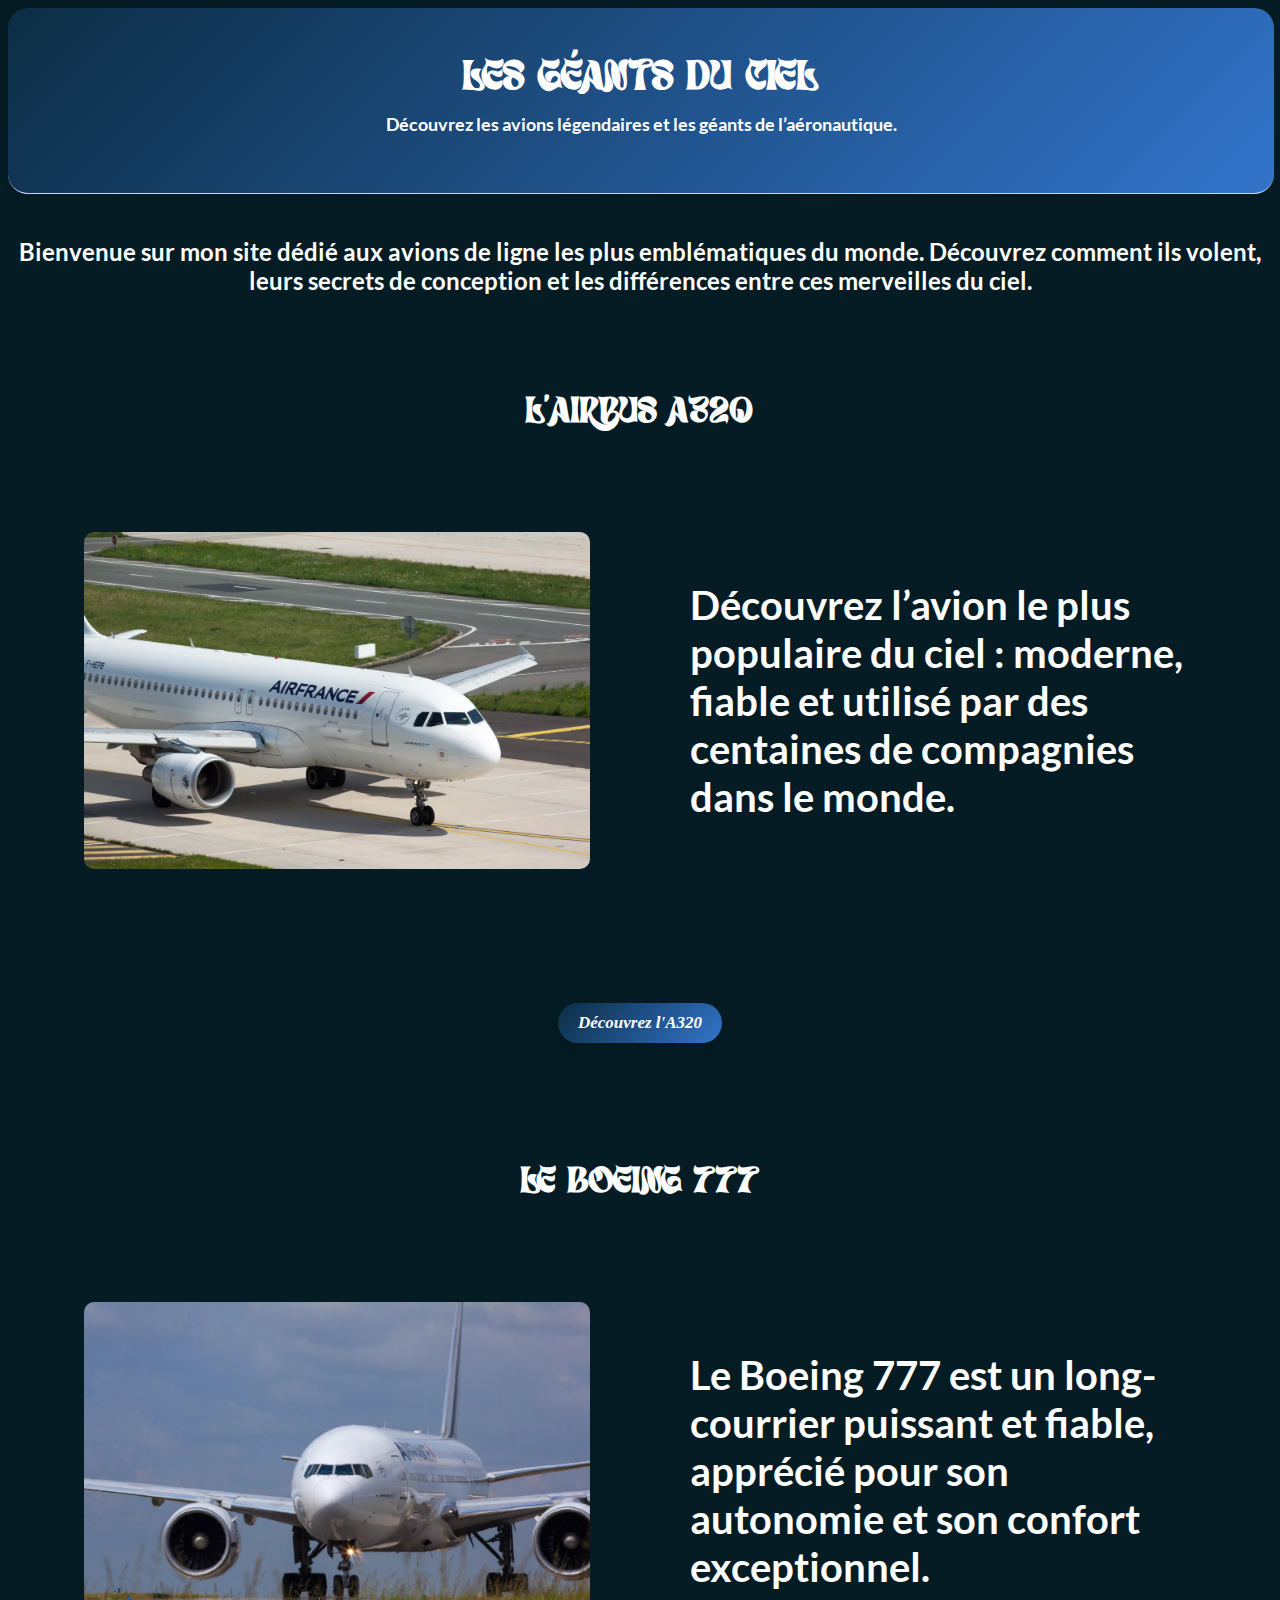
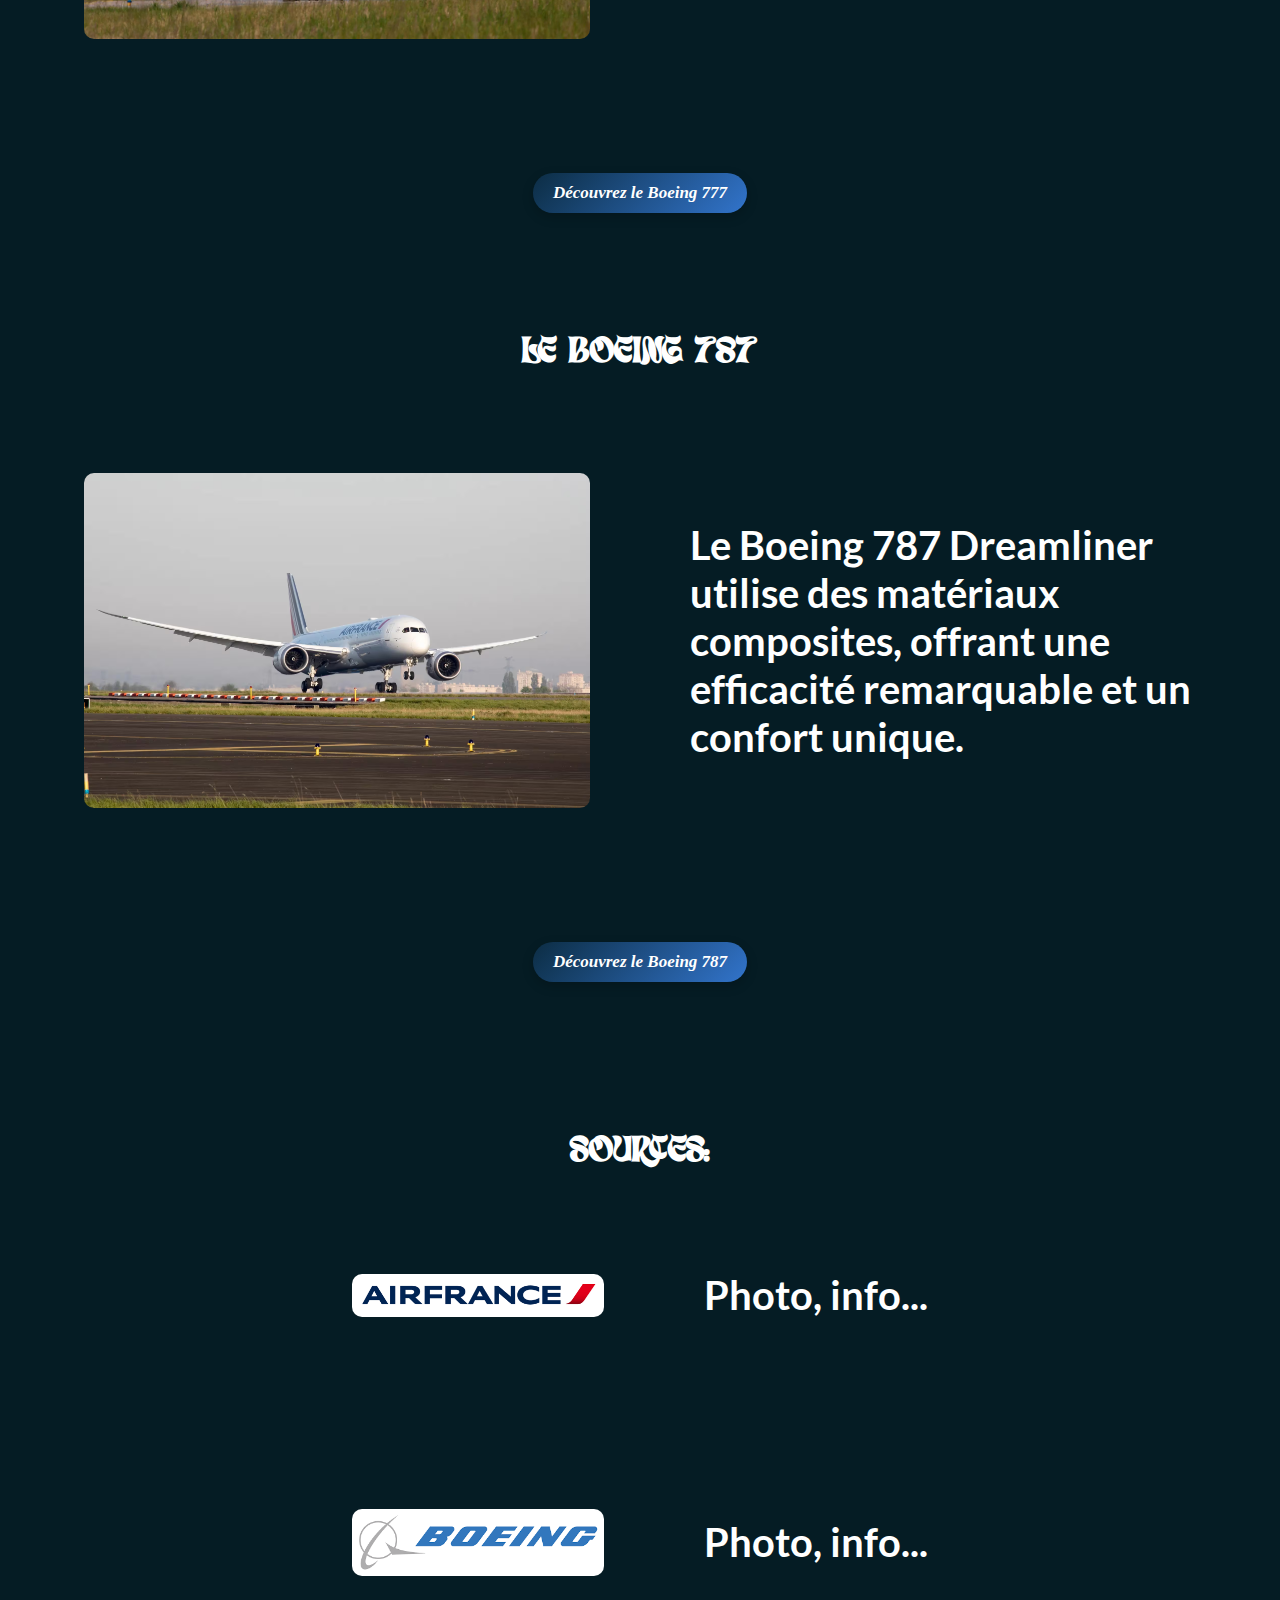
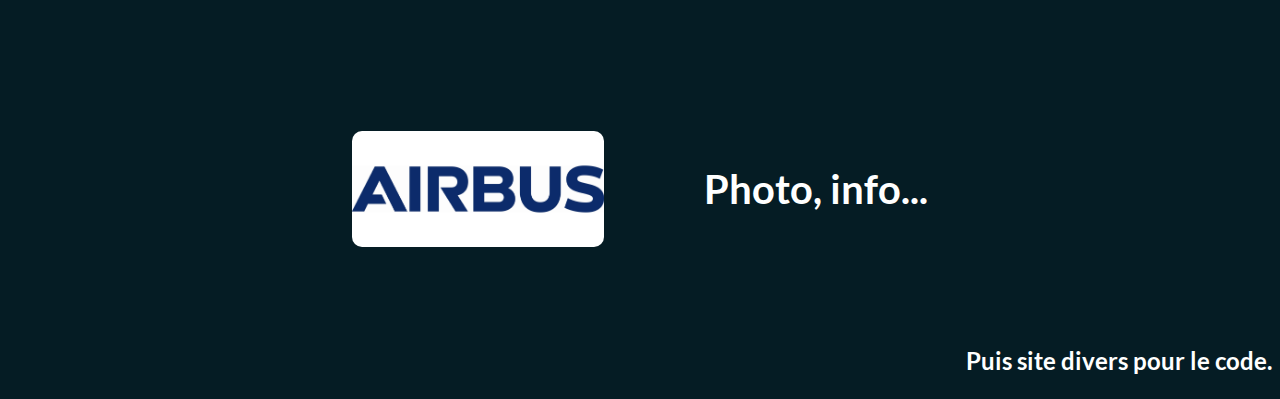
<file: index.html>
<!doctype html>
<html lang="fr">
    <head>
        <meta charset="utf-8">
        <title>Les Géants du Ciel</title>
        <link rel="stylesheet" href="style.css">
    </head>

    <header class="banner">
        <h1 style="color: white;">Les Géants du Ciel</h1>
        <p style="color: white;">Découvrez les avions légendaires et les géants de l’aéronautique.</p>
    </header>

    <body>
        <br>
        <p style="text-align: center;">
            Bienvenue sur mon site dédié aux avions de ligne les plus emblématiques du monde. 
            Découvrez comment ils volent, leurs secrets de conception 
            et les différences entre ces merveilles du ciel.
        </p>
        <br><br>

        <h2>L'Airbus A320</h2>
        <br>
        <div class="bloc_a320">
            <img src="a320v1.avif" class="img_a320v1" alt="avions" height="40%" width="40%" style="border-radius: 10px;">
            <p class="txt_a320">
                Découvrez l’avion le plus populaire du ciel : 
                moderne, fiable et utilisé par des centaines de compagnies dans le monde.
            </p>
        </div>
        <br><br><br><br>

        <div style="text-align: center;">
            <a href="pA320.html" class="btn_a320v1">Découvrez l'A320</a>
        </div>
        <br><br><br><br>

        <h2>Le Boeing 777</h2>
        <br>
        <div class="bloc_a320">
            <img src="b777v1.jpeg" class="img_a320v1" alt="avions" height="40%" width="40%" style="border-radius: 10px;">
            <p class="txt_a320">
                Le Boeing 777 est un long-courrier puissant et fiable,
                apprécié pour son autonomie et son confort exceptionnel.
            </p>
        </div>
        <br><br><br><br>

        <div style="text-align: center;">
            <a href="pB777.html" class="btn_b777v1">Découvrez le Boeing 777</a>
        </div>
        <br><br><br><br>

        <h2>Le Boeing 787</h2>
        <br>
        <div class="bloc_a320">
            <img src="b787v1.avif" class="img_a320v1" alt="avions" height="40%" width="40%" style="border-radius: 10px;">
            <p class="txt_a320">
                Le Boeing 787 Dreamliner utilise des matériaux composites,
                offrant une efficacité remarquable et un confort unique.
            </p>
        </div>
        <br><br><br><br>

        <div style="text-align: center;">
            <a href="pB787.html" class="btn_b787v1">Découvrez le Boeing 787</a>
        </div>
        <br><br><br><br>

        <h5>Sources:</h5>

        <div class="bloc_a320">
            <img src="airfrance_2009_af.jpg" class="img_a320v1" alt="avions" height="20%" width="20%">
            <p class="txt_a320">Photo, info...</p>
        </div>
        <br>

        <div class="bloc_a320">
            <img src="boeing.png" class="img_a320v1" alt="avions" height="20%" width="20%">
            <p class="txt_a320">Photo, info...</p>
        </div>
        <br>

        <div class="bloc_a320">
            <img src="Airbus-logo.jpg" class="img_a320v1" alt="avions" height="20%" width="20%">
            <p class="txt_a320">Photo, info...</p>
        </div>
        <br>

        <p style="text-align: right;">Puis site divers pour le code.</p>
    </body>
</html>
</file>
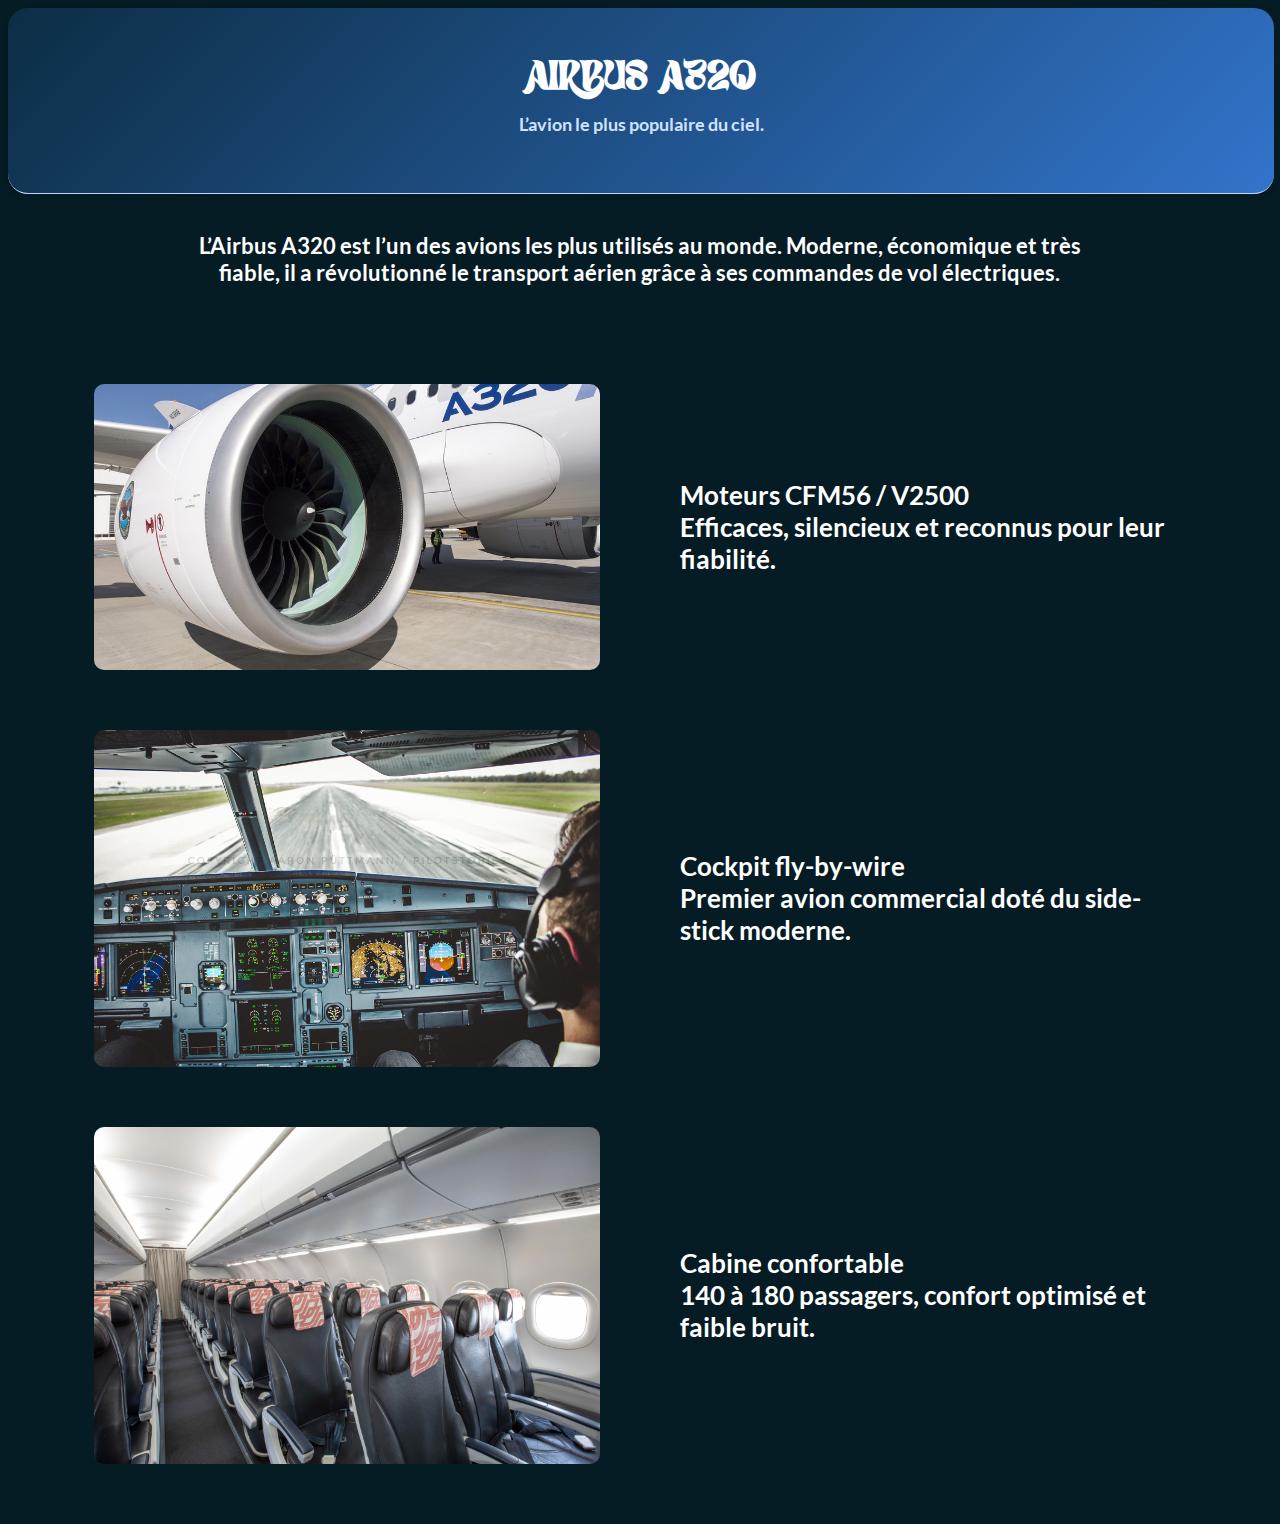
<file: pA320.html>
<!doctype html>
<html lang="fr">
<head>
    <meta charset="utf-8">
    <title>Airbus A320</title>
    <link rel="stylesheet" href="style.css">
</head>

<header class="banner">
    <h1>Airbus A320</h1>
    <p>L’avion le plus populaire du ciel.</p>
</header>

<body>

    <br><br>

    <p class="intro">
        L’Airbus A320 est l’un des avions les plus utilisés au monde. 
        Moderne, économique et très fiable, il a révolutionné le transport aérien
        grâce à ses commandes de vol électriques.
    </p>

    <br><br>

    <div class="bloc">
        <img src="moteur-a320.jpg" class="img" alt="exemple moteur A320">
        <p class="txt">
            <b>Moteurs CFM56 / V2500</b><br>
            Efficaces, silencieux et reconnus pour leur fiabilité.
        </p>
    </div>

    <div class="bloc">
        <img src="cockpit-a320.jpg" class="img" alt="Cockpit A320">
        <p class="txt">
            <b>Cockpit fly-by-wire</b><br>
            Premier avion commercial doté du side-stick moderne.
        </p>
    </div>

    <div class="bloc">
        <img src="cabine-a320.jpg" class="img" alt="Cabine A320">
        <p class="txt">
            <b>Cabine confortable</b><br>
            140 à 180 passagers, confort optimisé et faible bruit.
        </p>
    </div>

</body>
</html>
</file>
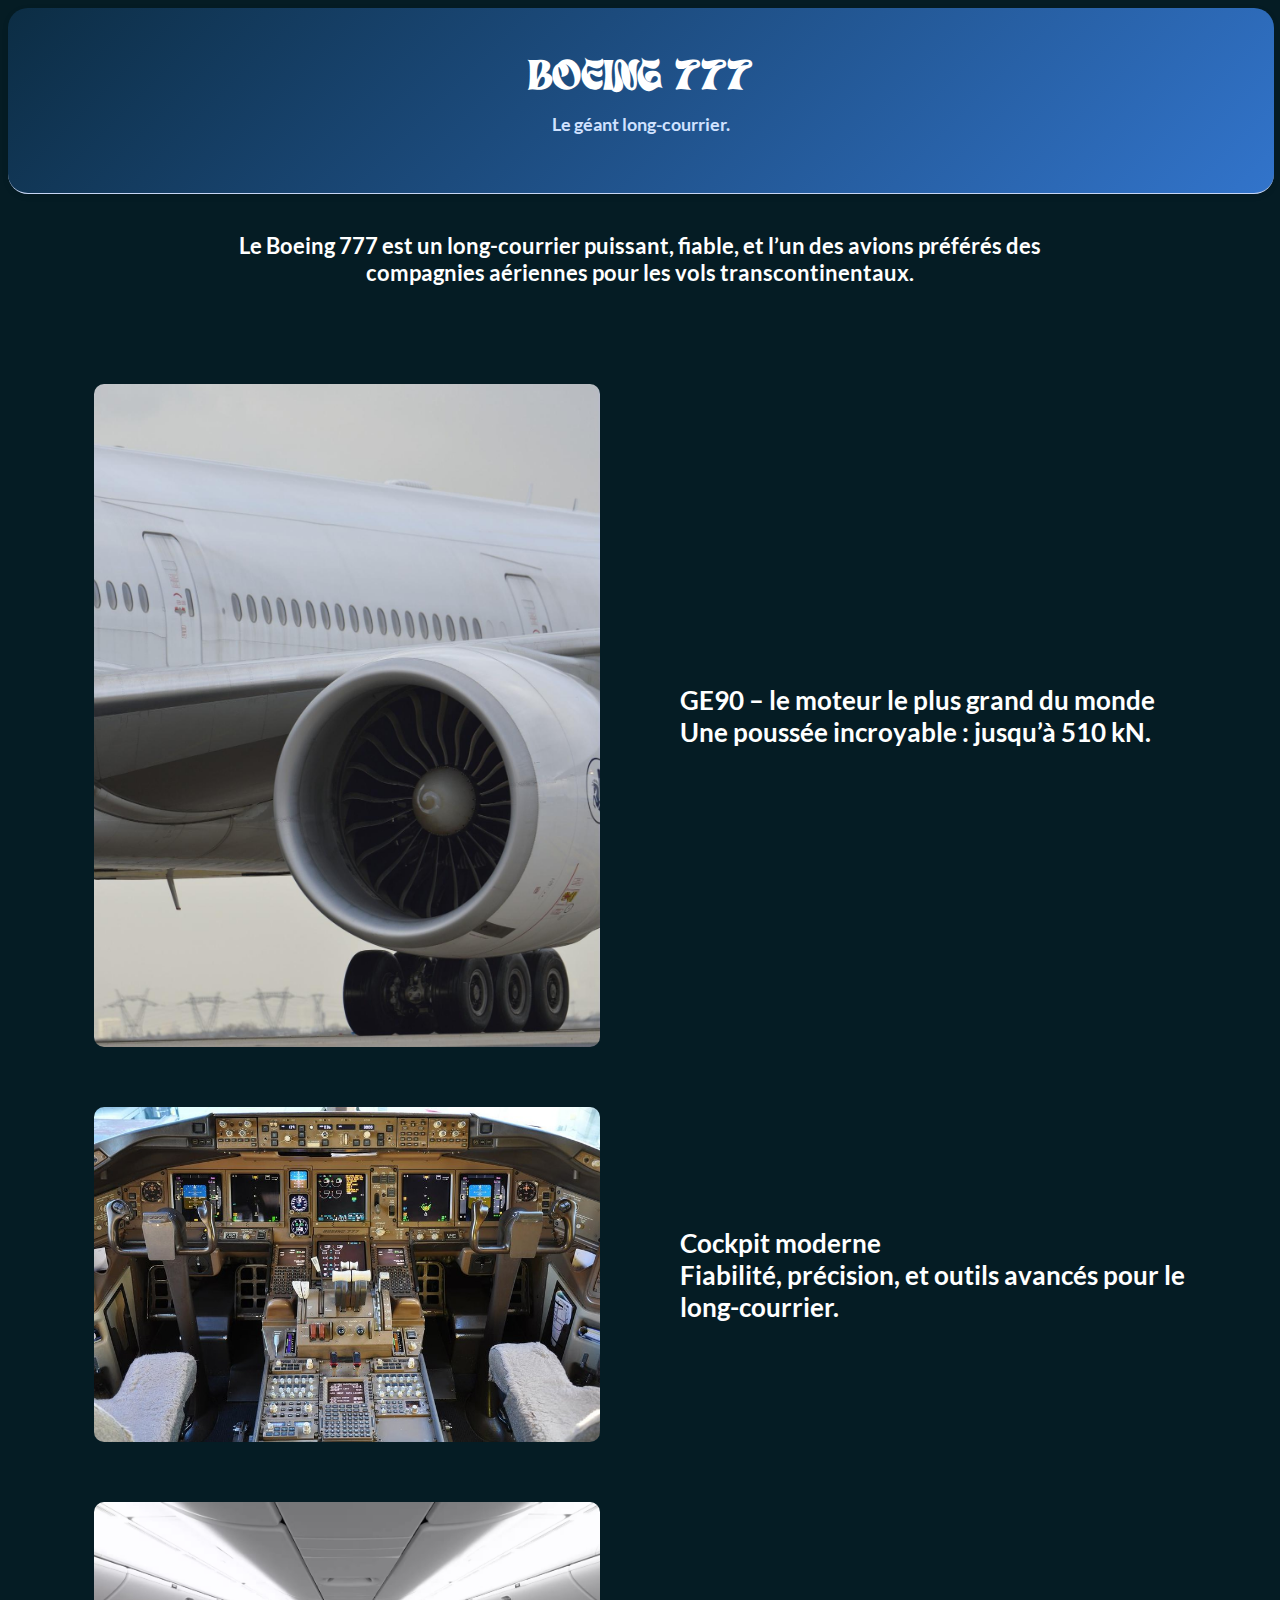
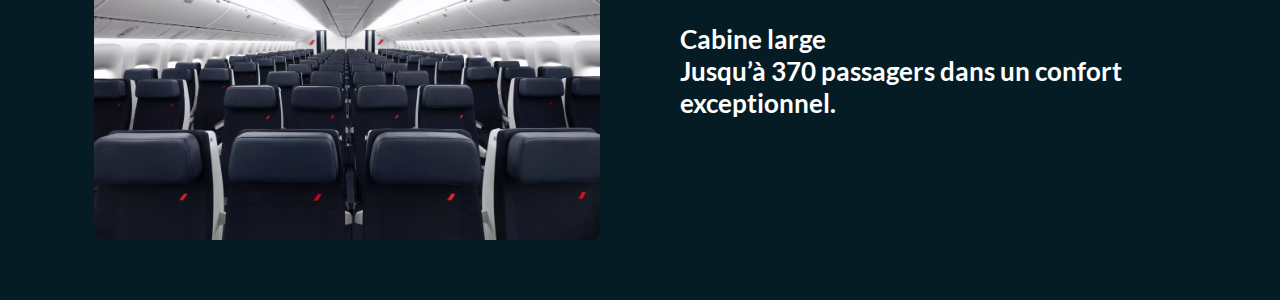
<file: pB777.html>
<!doctype html>
<html lang="fr">
<head>
    <meta charset="utf-8">
    <title>Boeing 777</title>
    <link rel="stylesheet" href="style.css">
</head>

<header class="banner">
    <h1>Boeing 777</h1>
    <p>Le géant long-courrier.</p>
</header>

<body>

    <br><br>

    <p class="intro">
        Le Boeing 777 est un long-courrier puissant, fiable, et l’un des avions préférés
        des compagnies aériennes pour les vols transcontinentaux.
    </p>

    <br><br>

    <div class="bloc">
        <img src="moteur-777.jpg" class="img" alt="moteur 777">
        <p class="txt">
            <b>GE90 – le moteur le plus grand du monde</b><br>
            Une poussée incroyable : jusqu’à 510 kN.
        </p>
    </div>

    <div class="bloc">
        <img src="cockpit-777.png" class="img" alt="cockpit 777">
        <p class="txt">
            <b>Cockpit moderne</b><br>
            Fiabilité, précision, et outils avancés pour le long-courrier.
        </p>
    </div>

    <div class="bloc">
        <img src="cabine-777.avif" class="img" alt="cabine 777">
        <p class="txt">
            <b>Cabine large</b><br>
            Jusqu’à 370 passagers dans un confort exceptionnel.
        </p>
    </div>

</body>
</html>
</file>
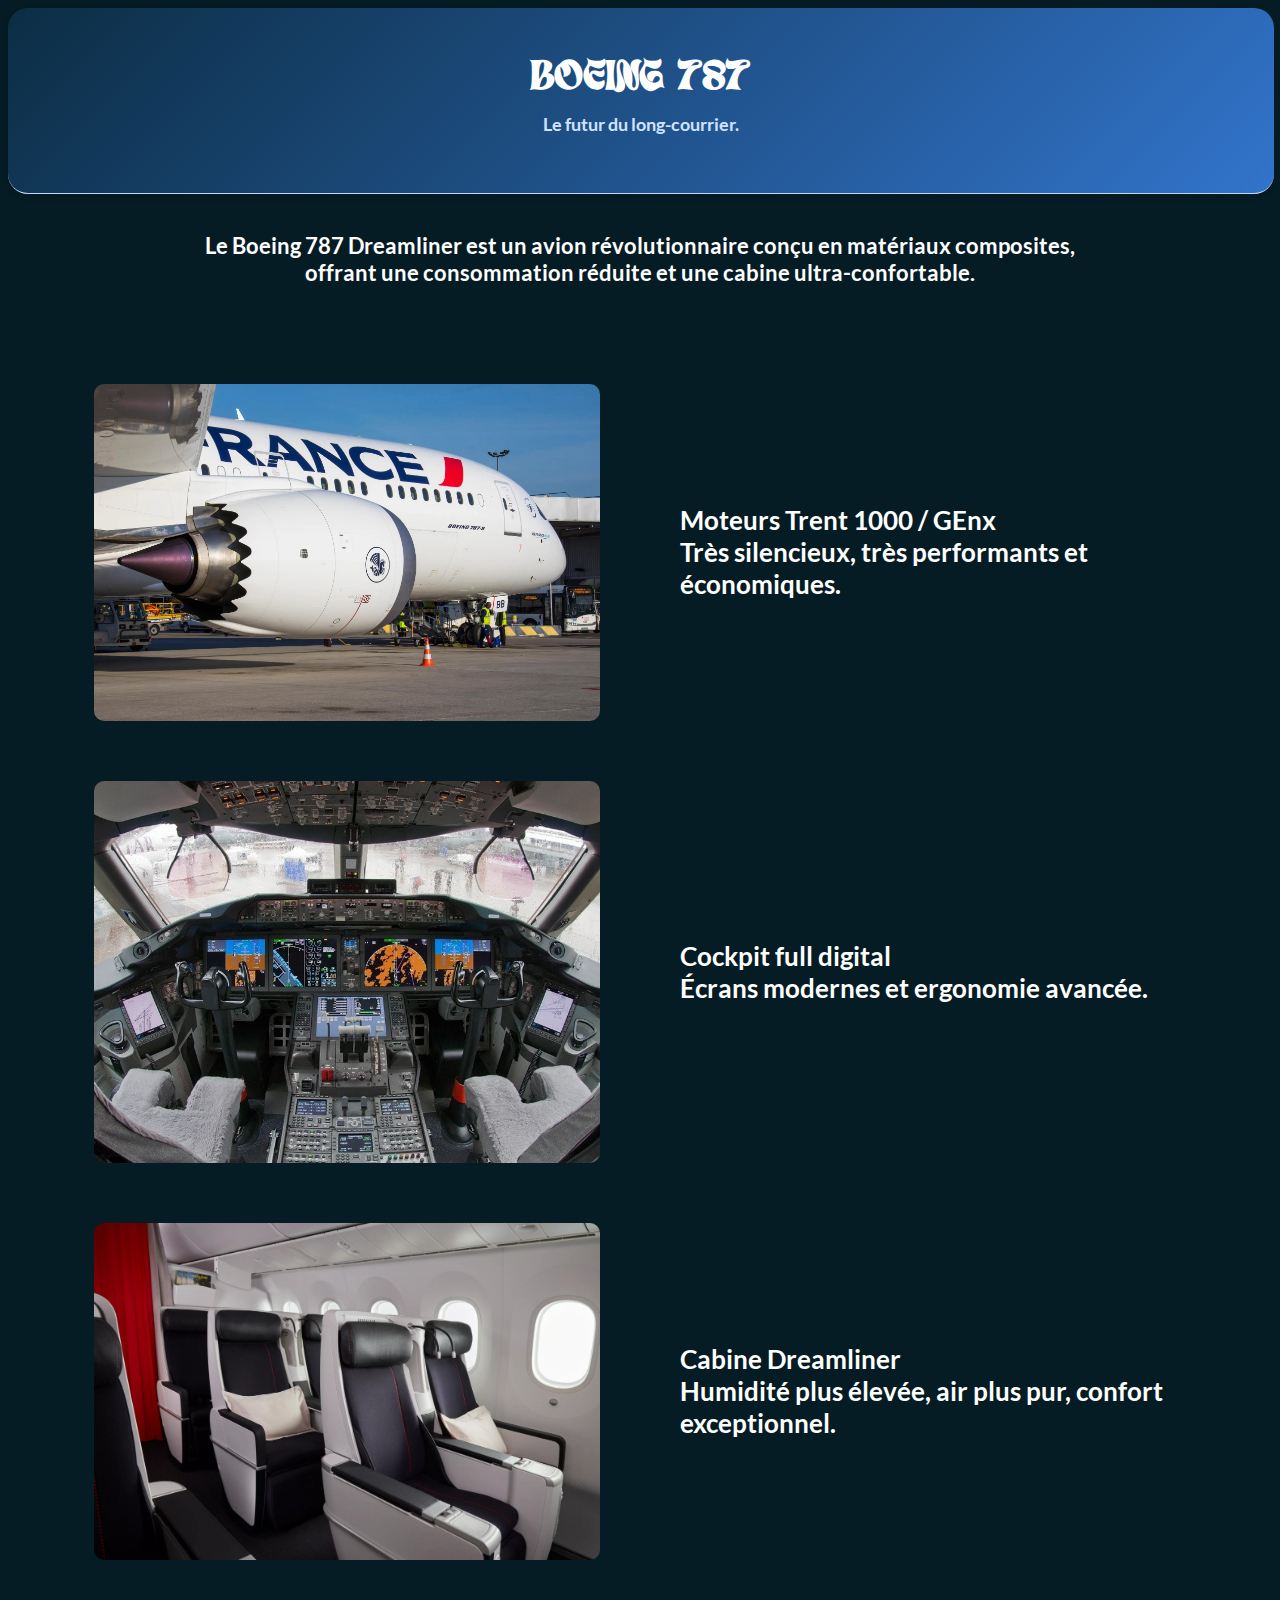
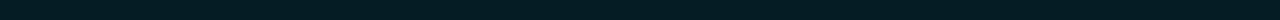
<file: pB787.html>
<!doctype html>
<html lang="fr">
<head>
    <meta charset="utf-8">
    <title>Boeing 787 Dreamliner</title>
    <link rel="stylesheet" href="style.css">
</head>

<header class="banner">
    <h1>Boeing 787</h1>
    <p>Le futur du long-courrier.</p>
</header>

<body>

    <br><br>

    <p class="intro">
        Le Boeing 787 Dreamliner est un avion révolutionnaire conçu en matériaux composites,
        offrant une consommation réduite et une cabine ultra-confortable.
    </p>

    <br><br>

    <div class="bloc">
        <img src="moteur-787.jpeg" class="img" alt="moteur 787">
        <p class="txt">
            <b>Moteurs Trent 1000 / GEnx</b><br>
            Très silencieux, très performants et économiques.
        </p>
    </div>

    <div class="bloc">
        <img src="cockpit-787.jpg" class="img" alt="cockpit 787">
        <p class="txt">
            <b>Cockpit full digital</b><br>
            Écrans modernes et ergonomie avancée.
        </p>
    </div>

    <div class="bloc">
        <img src="cabine-787.jpeg" class="img" alt="cabine 787">
        <p class="txt">
            <b>Cabine Dreamliner</b><br>
            Humidité plus élevée, air plus pur, confort exceptionnel.
        </p>
    </div>

</body>
</html>
</file>
<file: style.css>
/* FONTS */
@font-face {
  font-family: "Lostar";
  src: url("Lostar.ttf");
}
@font-face {
  font-family:"Coolvetica Rg Cond";
  src: url("Coolvetica Rg Cond.otf");
}
@font-face {
  font-family:"LatoBK";
  src: url("Lato-Black.ttf");
}
@font-face {
  font-family:"Lato";
  src: url("Lato-Bold.ttf");
}

/* GLOBAL */
body { 
  background-color: #051C24;
  color: white;
  font-family:"Lato";
}

p {
	color: #ffffff;
    font-size: 150%;
}

/* BANNIÈRE */
.banner {
  border-radius: 20px;
  width: 97%;
  background: linear-gradient(135deg, #0c2d44, #3274cb);
  padding: 40px 20px;
  text-align: center;
  border-bottom: 1px solid #c7d6f5;
  box-shadow: 0 2px 6px rgba(0,0,0,0.1);
}

.banner h1 {
  margin: 0;
  font-size: 40px;
  color: #ffffff;
  font-weight: 700;
  font-family: "Lostar";
}

.banner p {
  margin-top: 10px;
  font-size: 18px;
  color: #d0e2ff;
}

/* TITLES */
h2 {
    font-family: "Lostar";
    color: #ffffff;
    text-align: center;
    font-size: 35px;
}

/* BLOC AVION */
.bloc_a320 {
    display: flex;
    align-items: center;
    justify-content: center;
    gap: 100px;
    margin: 50px 0;
}

.img_a320v1 {
    max-width: 40%;
    height: auto;
    border-radius: 10px;
}

.txt_a320 {
    font-size: 40px;
    max-width: 40%;
}

/* BOUTONS */
.btn_a320v1,
.btn_b777v1,
.btn_b787v1 {
    background: linear-gradient(135deg, #0c2d44, #3274cb);
    color: white;
    cursor: pointer;
  	font-family: Verdana;
	font-style: italic;
    font-size: 17px;
    box-shadow: 0 4px 12px rgba(0,0,0,0.2);
    text-decoration: none;
    padding: 10px 20px;
    margin: 8px;
    border-radius: 20px;
    display: inline-block;
    font-weight: bold;
    transition: 0.3s;
}

.btn_a320v1:hover,
.btn_b777v1:hover,
.btn_b787v1:hover {
    transform: scale(1.1);
    box-shadow: 0 6px 18px rgba(0,0,0,0.25);
}

/* TEXTE DES PAGES INTERNES */
.intro {
    text-align: center;
    font-size: 22px;
    width: 70%;
    margin: auto;
}

.bloc {
    display: flex;
    align-items: center;
    justify-content: center;
    gap: 80px;
    margin: 60px 0;
}

.img {
    width: 40%;
    border-radius: 10px;
}

.txt {
    width: 40%;
    font-size: 26px;
}

/* RESPONSIVE */
@media (max-width: 900px) {
    .bloc_a320,
    .bloc {
        flex-direction: column;
        gap: 40px;
    }
    .img_a320v1,
    .img {
        max-width: 80%;
    }
    .txt_a320,
    .txt {
        max-width: 90%;
        text-align: center;
        font-size: 26px;
    }
}

/* SOURCES */
h5 {
    font-family: "Lostar";
    color: #ffffff;
    text-align: center;
    font-size: 35px;
}
</file>
